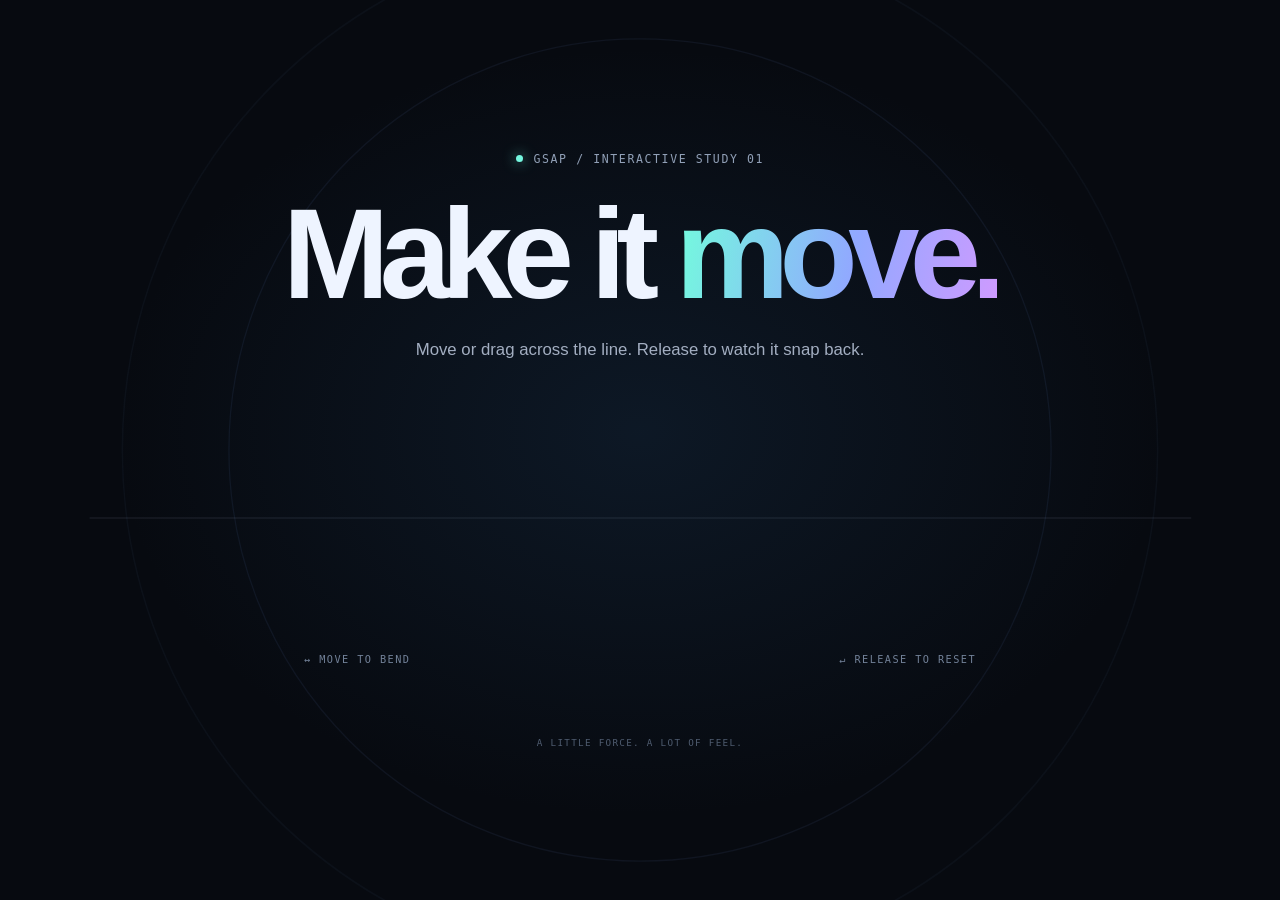
<file: GSAP-Advanced-01/index.html>
<!DOCTYPE html>
<html lang="en">
<head>
    <meta charset="UTF-8">
    <meta name="viewport" content="width=device-width, initial-scale=1.0">
    <meta name="theme-color" content="#070a10">
    <title>Elastic Line — GSAP Motion Study</title>
    <link rel="stylesheet" href="style.css">
</head>
<body>
    <main class="stage">
        <div class="stage-content">
            <p class="eyebrow"><span class="status-dot"></span> GSAP / INTERACTIVE STUDY 01</p>
            <h1>Make it <span>move.</span></h1>
            <p class="instruction">Move or drag across the line. Release to watch it snap back.</p>

            <div id="string">
                <svg viewBox="0 0 1000 240" preserveAspectRatio="none" role="img"
                    aria-label="Interactive elastic line. Move or drag to bend it.">
                    <defs>
                        <linearGradient id="line-gradient" x1="0%" y1="0%" x2="100%" y2="0%">
                            <stop offset="0%" stop-color="#75f7df" />
                            <stop offset="50%" stop-color="#91a9ff" />
                            <stop offset="100%" stop-color="#d09aff" />
                        </linearGradient>
                    </defs>
                    <path class="line-rail" d="M 0 120 Q 500 120 1000 120" />
                    <path class="line-glow interactive-line" d="M 0 120 Q 500 120 1000 120" />
                    <path class="line-main interactive-line" d="M 0 120 Q 500 120 1000 120" />
                </svg>
            </div>

            <div class="hints" aria-hidden="true">
                <span>↔ MOVE TO BEND</span>
                <span>↵ RELEASE TO RESET</span>
            </div>
            <p class="signature">A LITTLE FORCE. A LOT OF FEEL.</p>
        </div>
    </main>

    <script src="https://cdnjs.cloudflare.com/ajax/libs/gsap/3.15.1/gsap.min.js" integrity="sha512-VMHB/Dy1/3d+djJPdMhxbplbZgbfPNHy+yWCxB1MSrwUEcNE+gnviL/DwlGsh9wwobnRTiQc6ChK2ZoJamshXA==" crossorigin="anonymous" referrerpolicy="no-referrer"></script>
    <script src="script.js"></script>
</body>
</html>
</file>
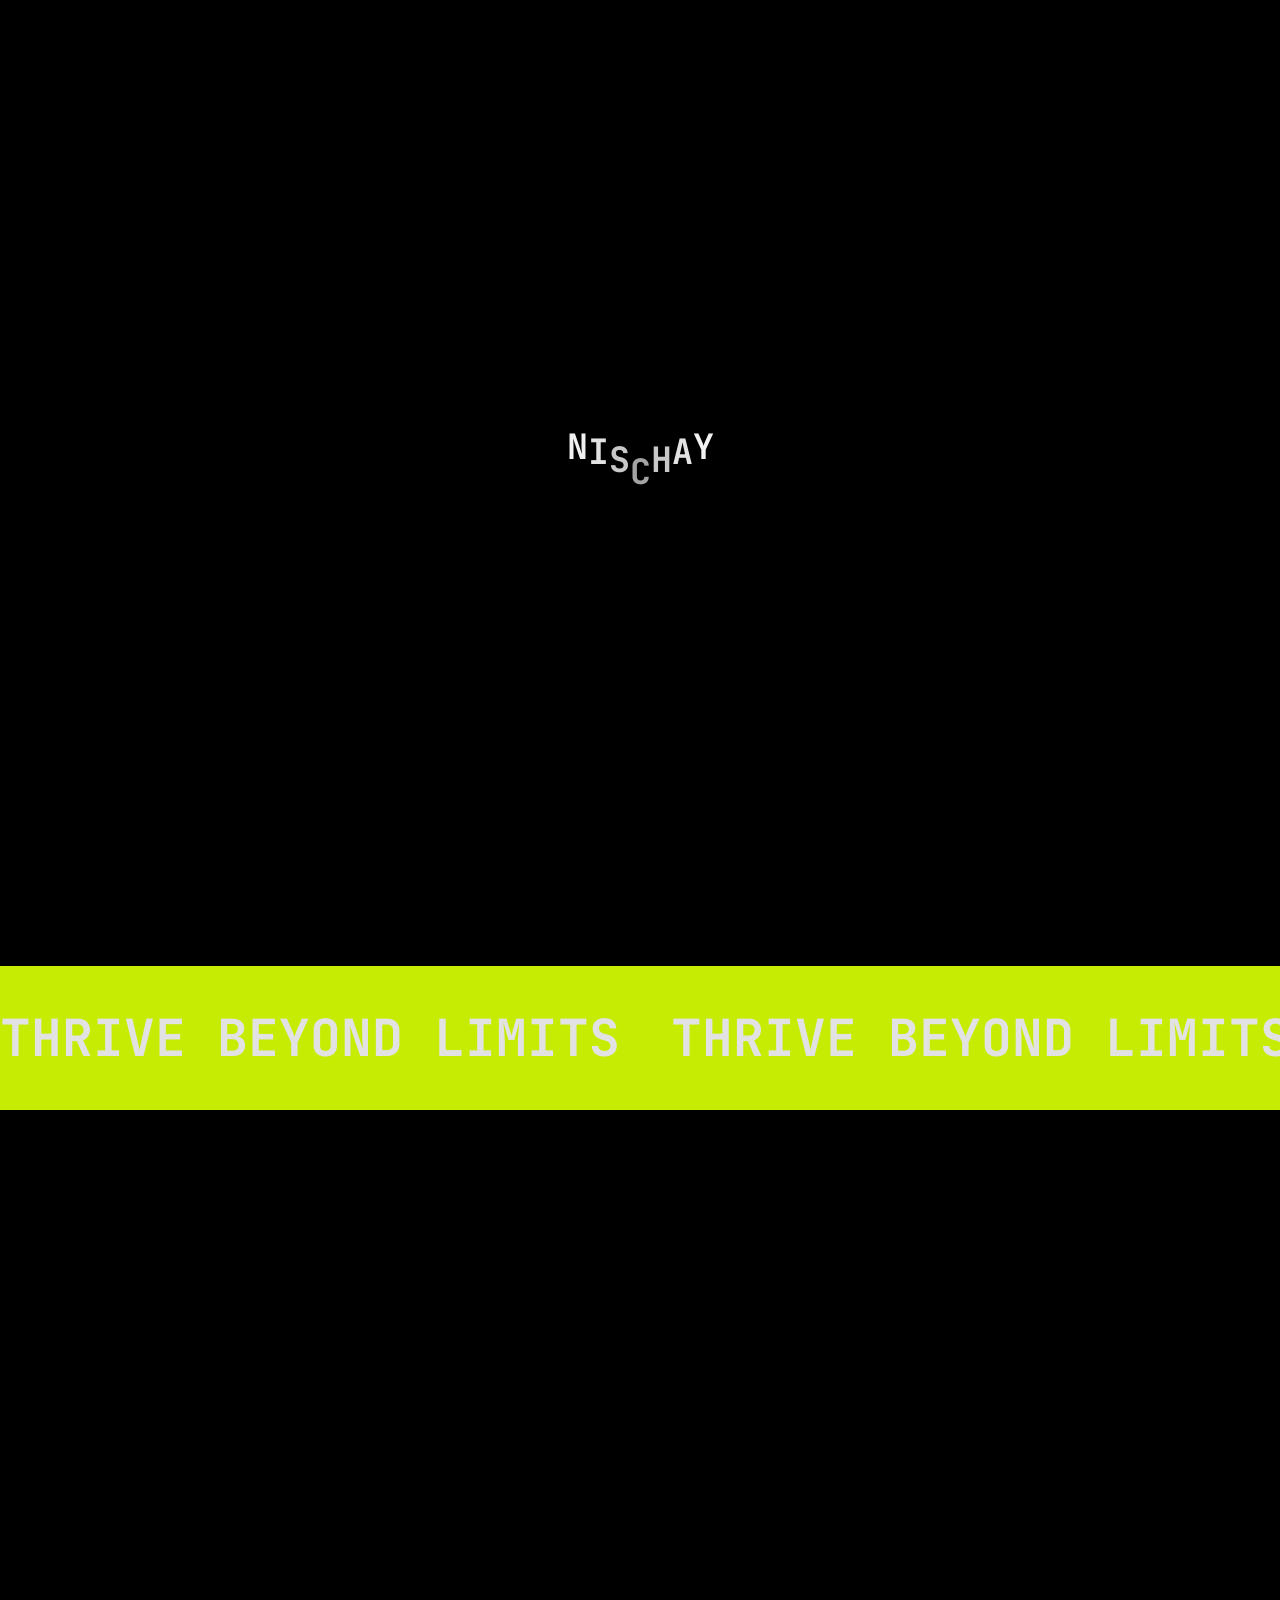
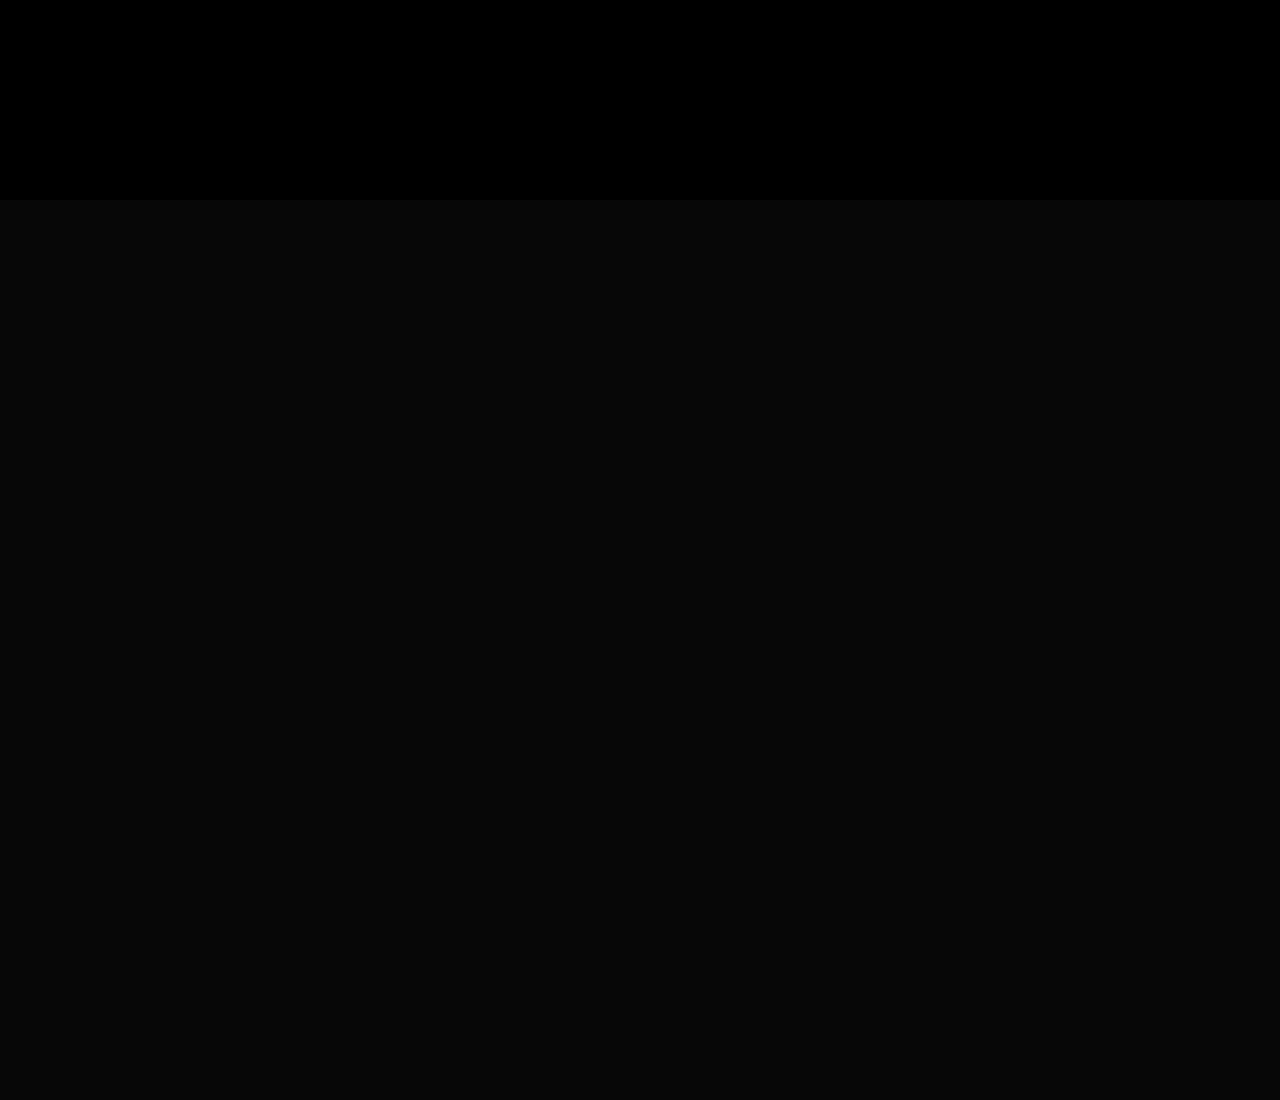
<file: GSAP-Advanced-04/index.html>
<!DOCTYPE html>
<html lang="en">
<head>
    <meta charset="UTF-8">
    <meta name="viewport" content="width=device-width, initial-scale=1.0">
    <title>Document</title>
    <style>
        @import url('https://fonts.googleapis.com/css2?family=JetBrains+Mono:ital,wght@0,100..800;1,100..800&family=Shantell+Sans:ital,wght@0,300..800;1,300..800&display=swap');                         
    </style>
    <link rel="stylesheet" href="style.css">
</head>
<body>
    <div id="page1">
        <h1>NISCHAY</h1>
    </div>
    <div id="page2">
        <div id="move">                                                                                  
            <div class="marque">                                                                         
                <h1>THRIVE BEYOND LIMITS</h1>                                                            
                <!-- <img src="www.brandium.nl/wp-content/uploads/2023/07/arrows-br.svg" alt="img_1"> -->
            </div>                                                                                       
        </div>                                                                                           
    </div>
    <div id="page3"></div>

    <script src="https://cdnjs.cloudflare.com/ajax/libs/gsap/3.15.1/gsap.min.js" integrity="sha512-VMHB/Dy1/3d+djJPdMhxbplbZgbfPNHy+yWCxB1MSrwUEcNE+gnviL/DwlGsh9wwobnRTiQc6ChK2ZoJamshXA==" crossorigin="anonymous" referrerpolicy="no-referrer"></script>
    <script src="script.js"></script>
</body>
</html>
</file>
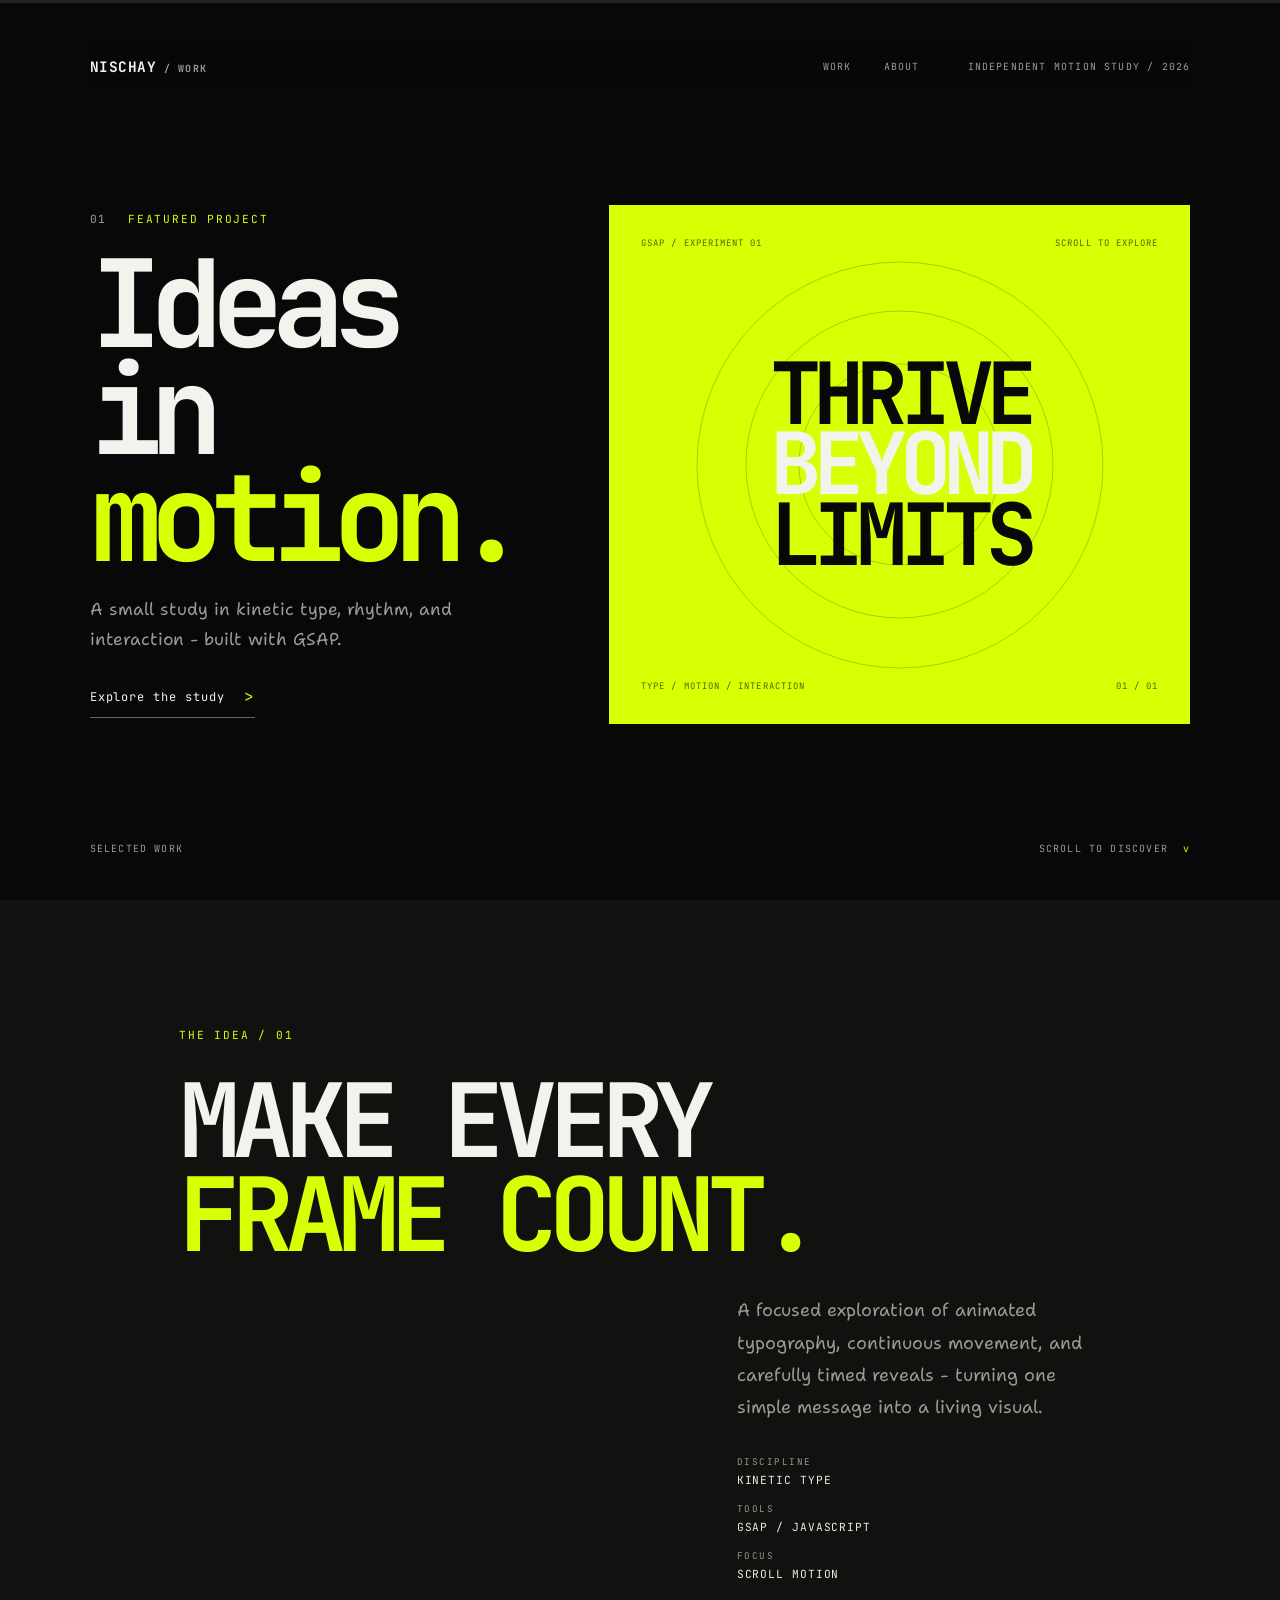
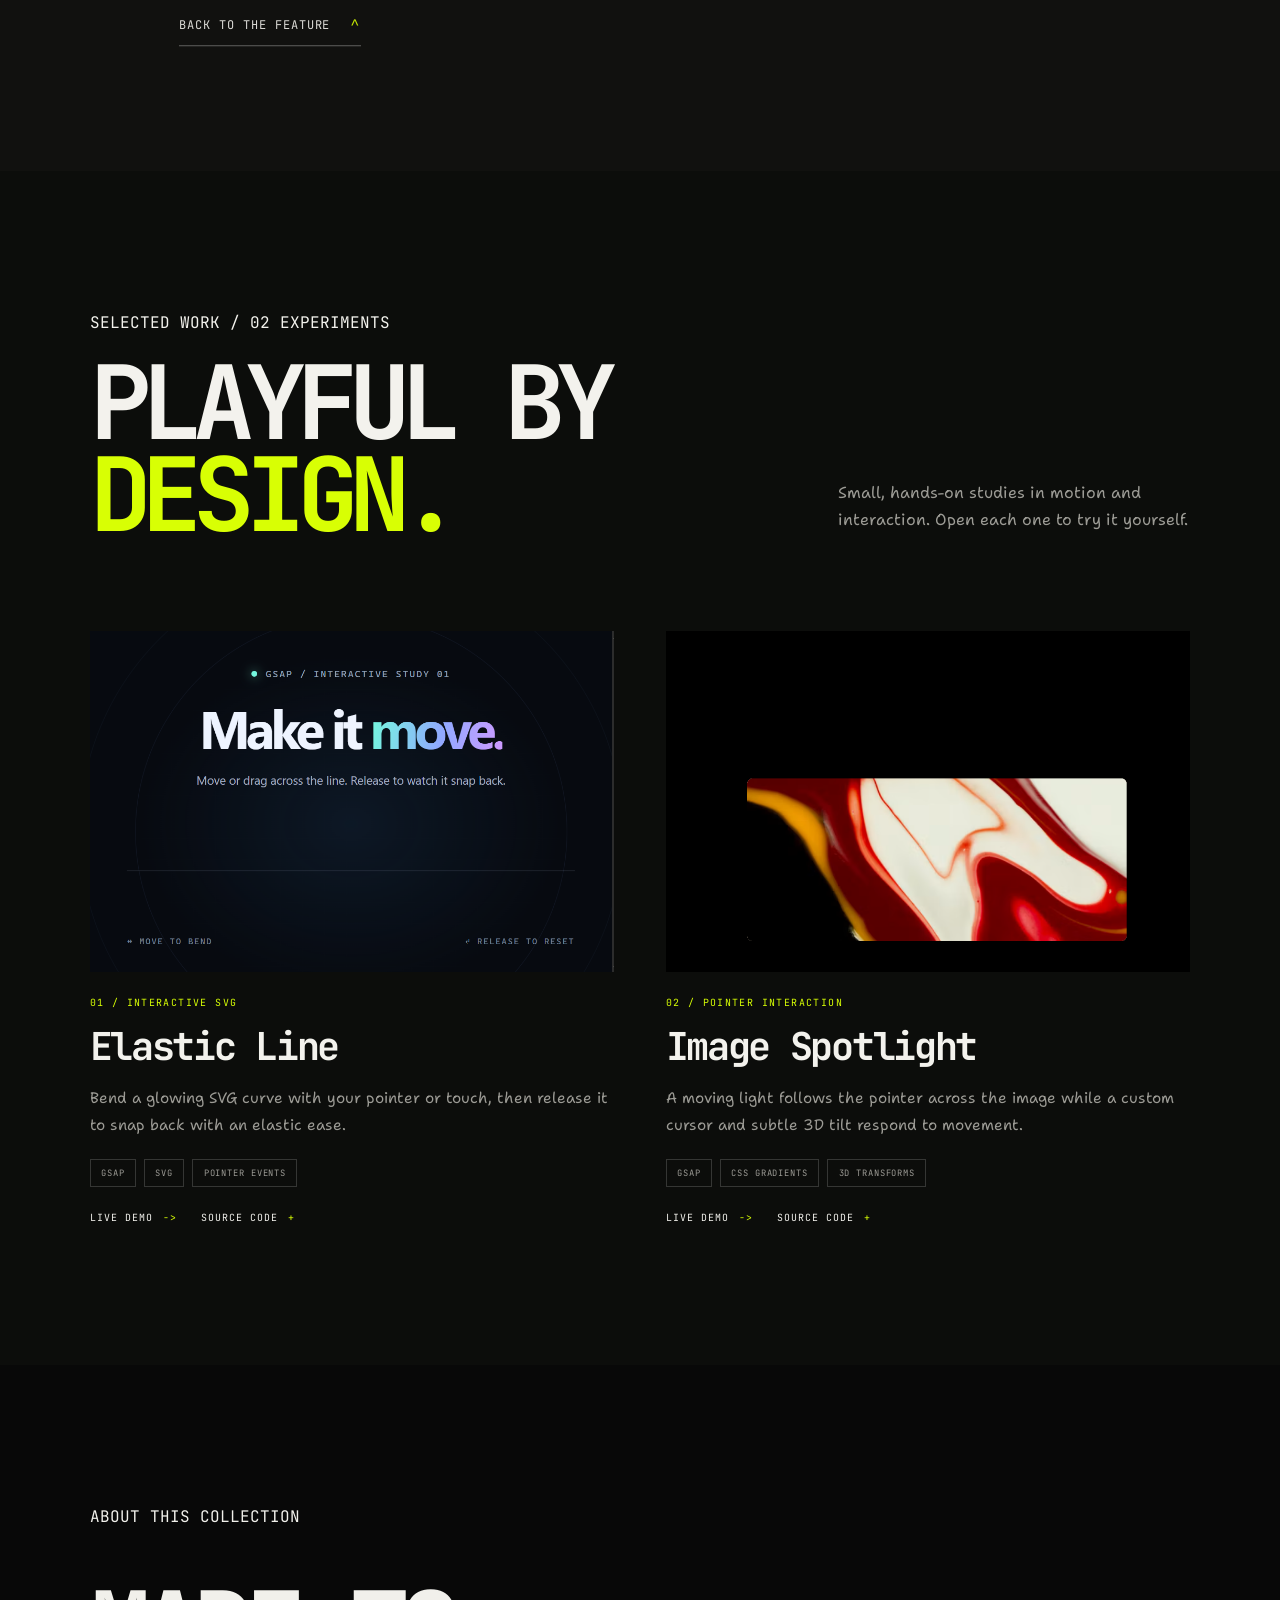
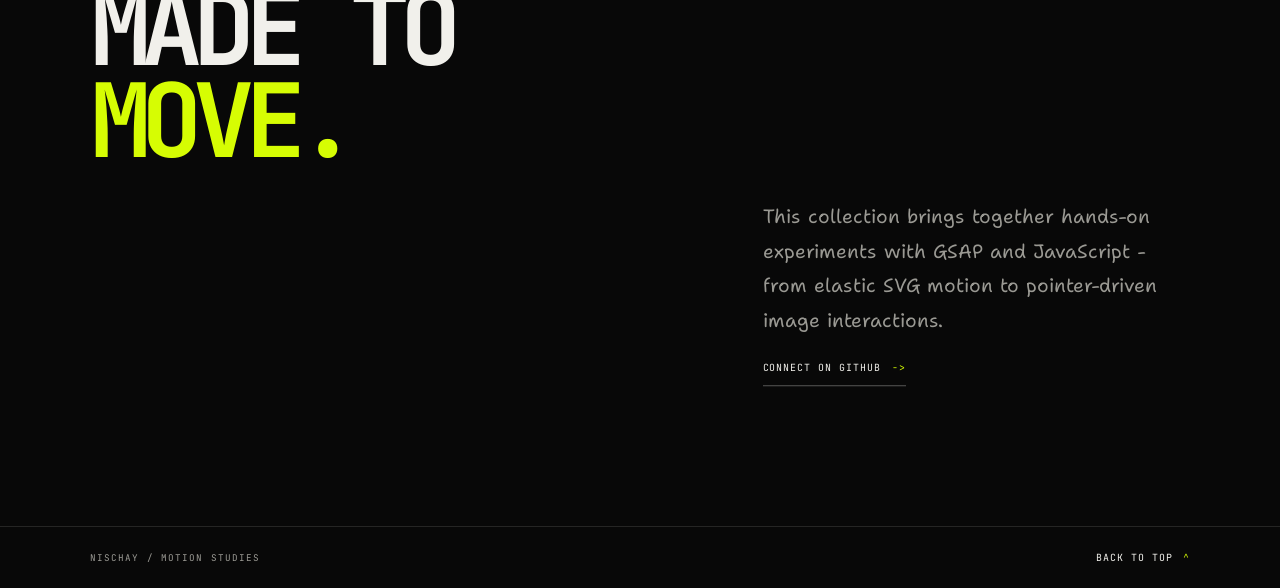
<file: GSAP-Project-02/index.html>
<!DOCTYPE html>
<html lang="en">
<head>
    <meta charset="UTF-8">
    <meta name="viewport" content="width=device-width, initial-scale=1.0">
    <meta name="description" content="Interactive GSAP experiments in kinetic typography, SVG motion, and pointer-driven image interactions.">
    <title>Nischay | Motion and Interaction</title>
    <style>
        @import url('https://fonts.googleapis.com/css2?family=JetBrains+Mono:ital,wght@0,100..800;1,100..800&family=Shantell+Sans:ital,wght@0,300..800;1,300..800&display=swap');
    </style>
    <link rel="stylesheet" href="style.css">
</head>
<body>
    <div id="scroll-progress" role="progressbar" aria-label="Page scroll progress" aria-valuemin="0" aria-valuemax="100" aria-valuenow="0">
        <span></span>
    </div>
    <main>
        <section class="feature" aria-labelledby="feature-title">
            <header class="topbar">
                <a class="wordmark" href="#top">NISCHAY<span> / WORK</span></a>
                <nav class="site-nav" aria-label="Main navigation">
                    <a href="#selected-work">WORK</a>
                    <a href="#about">ABOUT</a>
                    <span>INDEPENDENT MOTION STUDY / 2026</span>
                </nav>
            </header>

            <div class="feature-grid" id="top">
                <div class="project-copy">
                    <p class="eyebrow"><span>01</span> FEATURED PROJECT</p>
                    <h1 id="feature-title">Ideas<br>in <em>motion.</em></h1>
                    <p class="project-description">A small study in kinetic type, rhythm, and interaction - built with GSAP.</p>
                    <a class="project-link" href="#project-details">
                        Explore the study
                        <span aria-hidden="true">&gt;</span>
                    </a>
                </div>

                <a class="project-art" href="#project-details" aria-label="Explore the kinetic typography study">
                    <div class="art-topline">
                        <span>GSAP / EXPERIMENT 01</span>
                        <span>SCROLL TO EXPLORE</span>
                    </div>
                    <div class="art-orbit" aria-hidden="true"></div>
                    <h2 class="art-title">
                        <span>THRIVE</span>
                        <span>BEYOND</span>
                        <span>LIMITS</span>
                    </h2>
                    <div class="art-bottomline">
                        <span>TYPE / MOTION / INTERACTION</span>
                        <span>01 / 01</span>
                    </div>
                </a>
            </div>

            <div class="feature-footer">
                <span>SELECTED WORK</span>
                <span>SCROLL TO DISCOVER <span class="footer-arrow" aria-hidden="true">v</span></span>
            </div>
        </section>

        <section class="project-details" id="project-details" aria-labelledby="details-title">
            <p class="eyebrow">THE IDEA / 01</p>
            <h2 id="details-title">MAKE EVERY<br><span>FRAME COUNT.</span></h2>
            <p class="details-copy">A focused exploration of animated typography, continuous movement, and carefully timed reveals - turning one simple message into a living visual.</p>
            <div class="project-facts">
                <p><span>DISCIPLINE</span>KINETIC TYPE</p>
                <p><span>TOOLS</span>GSAP / JAVASCRIPT</p>
                <p><span>FOCUS</span>SCROLL MOTION</p>
            </div>
            <a class="back-link" href="#top">BACK TO THE FEATURE <span aria-hidden="true">^</span></a>
        </section>

        <section class="selected-work" id="selected-work" aria-labelledby="work-title">
            <header class="section-heading">
                <div>
                    <p class="eyebrow">SELECTED WORK / 02 EXPERIMENTS</p>
                    <h2 id="work-title">PLAYFUL BY<br><span>DESIGN.</span></h2>
                </div>
                <p class="section-intro">Small, hands-on studies in motion and interaction. Open each one to try it yourself.</p>
            </header>

            <div class="project-grid">
                <article class="project-card">
                    <a class="project-preview" href="../GSAP-Advanced-01/index.html" aria-label="Open the Elastic Line live demo">
                        <img src="assets/elastic-line.png" alt="Elastic Line interactive SVG study" loading="lazy">
                        <span class="preview-cta">TRY IT LIVE <span aria-hidden="true">-&gt;</span></span>
                    </a>
                    <p class="project-label">01 / INTERACTIVE SVG</p>
                    <h3>Elastic Line</h3>
                    <p class="card-description">Bend a glowing SVG curve with your pointer or touch, then release it to snap back with an elastic ease.</p>
                    <ul class="tech-list" aria-label="Technologies used">
                        <li>GSAP</li>
                        <li>SVG</li>
                        <li>POINTER EVENTS</li>
                    </ul>
                    <div class="project-actions">
                        <a href="../GSAP-Advanced-01/index.html">LIVE DEMO <span aria-hidden="true">-&gt;</span></a>
                        <a href="https://github.com/Nischay-K/GSAP--Learn/tree/main/GSAP-Advanced-01" target="_blank" rel="noopener noreferrer">SOURCE CODE <span aria-hidden="true">+</span></a>
                    </div>
                </article>

                <article class="project-card">
                    <a class="project-preview" href="../GSAP-Advanced-02/index.html" aria-label="Open the Image Spotlight live demo">
                        <img src="assets/image-spotlight.png" alt="Image Spotlight pointer-following light effect" loading="lazy">
                        <span class="preview-cta">TRY IT LIVE <span aria-hidden="true">-&gt;</span></span>
                    </a>
                    <p class="project-label">02 / POINTER INTERACTION</p>
                    <h3>Image Spotlight</h3>
                    <p class="card-description">A moving light follows the pointer across the image while a custom cursor and subtle 3D tilt respond to movement.</p>
                    <ul class="tech-list" aria-label="Technologies used">
                        <li>GSAP</li>
                        <li>CSS GRADIENTS</li>
                        <li>3D TRANSFORMS</li>
                    </ul>
                    <div class="project-actions">
                        <a href="../GSAP-Advanced-02/index.html">LIVE DEMO <span aria-hidden="true">-&gt;</span></a>
                        <a href="https://github.com/Nischay-K/GSAP--Learn/tree/main/GSAP-Advanced-02" target="_blank" rel="noopener noreferrer">SOURCE CODE <span aria-hidden="true">+</span></a>
                    </div>
                </article>
            </div>
        </section>

        <section class="about" id="about" aria-labelledby="about-title">
            <p class="eyebrow">ABOUT THIS COLLECTION</p>
            <h2 id="about-title">MADE TO<br><span>MOVE.</span></h2>
            <div class="about-copy">
                <p>This collection brings together hands-on experiments with GSAP and JavaScript - from elastic SVG motion to pointer-driven image interactions.</p>
                <a class="contact-link" href="https://github.com/Nischay-K" target="_blank" rel="noopener noreferrer">
                    CONNECT ON GITHUB <span aria-hidden="true">-&gt;</span>
                </a>
            </div>
        </section>
    </main>

    <footer class="site-footer">
        <span>NISCHAY / MOTION STUDIES</span>
        <a href="#top">BACK TO TOP <span aria-hidden="true">^</span></a>
    </footer>

    <script src="https://cdnjs.cloudflare.com/ajax/libs/gsap/3.15.1/gsap.min.js" integrity="sha512-VMHB/Dy1/3d+djJPdMhxbplbZgbfPNHy+yWCxB1MSrwUEcNE+gnviL/DwlGsh9wwobnRTiQc6ChK2ZoJamshXA==" crossorigin="anonymous" referrerpolicy="no-referrer"></script>
    <script src="script.js"></script>
</body>
</html>
</file>
<file: GSAP-Advanced-01/style.css>
:root {
    color-scheme: dark;
    font-family: "Segoe UI", "Helvetica Neue", Arial, sans-serif;
    background: #070a10;
    color: #eef4ff;
    font-synthesis: none;
    text-rendering: optimizeLegibility;
    -webkit-font-smoothing: antialiased;
    -moz-osx-font-smoothing: grayscale;
}

* {
    box-sizing: border-box;
}

html,
body {
    width: 100%;
    min-height: 100%;
    margin: 0;
}

body {
    min-height: 100vh;
    min-height: 100svh;
    overflow-x: hidden;
}

.stage {
    position: relative;
    isolation: isolate;
    display: grid;
    min-height: 100vh;
    min-height: 100svh;
    place-items: center;
    overflow: hidden;
    padding: clamp(2rem, 7vw, 6rem);
    background:
        radial-gradient(ellipse at 50% 48%, rgba(35, 75, 115, 0.22), transparent 58%),
        #070a10;
}

.stage::before,
.stage::after {
    position: absolute;
    z-index: -1;
    width: min(60vw, 38rem);
    aspect-ratio: 1;
    border: 1px solid rgba(133, 171, 255, 0.07);
    border-radius: 50%;
    content: "";
    pointer-events: none;
}

.stage::before {
    transform: scale(1.35);
}

.stage::after {
    transform: scale(1.7);
    opacity: 0.55;
}

.stage-content {
    width: min(100%, 74rem);
    text-align: center;
}

.eyebrow,
.hints,
.signature {
    font-family: "Cascadia Code", Consolas, monospace;
    letter-spacing: 0.14em;
    text-transform: uppercase;
}

.eyebrow {
    display: flex;
    align-items: center;
    justify-content: center;
    gap: 0.65rem;
    margin: 0 0 1.7rem;
    color: #91a0b7;
    font-size: 0.72rem;
}

.status-dot {
    width: 0.45rem;
    height: 0.45rem;
    border-radius: 50%;
    background: #75f7df;
    box-shadow: 0 0 0.8rem rgba(117, 247, 223, 0.75);
}

h1 {
    margin: 0;
    font-size: clamp(3.2rem, 10vw, 8rem);
    font-weight: 650;
    letter-spacing: -0.075em;
    line-height: 0.95;
}

h1 span {
    color: #a0f1ff;
    background: linear-gradient(100deg, #75f7df 5%, #91a9ff 55%, #d09aff 100%);
    background-clip: text;
    -webkit-background-clip: text;
    -webkit-text-fill-color: transparent;
}

.instruction {
    margin: 1.4rem 0 0;
    color: #a3aec1;
    font-size: clamp(0.9rem, 2vw, 1.05rem);
    line-height: 1.6;
}

#string {
    width: 100%;
    height: clamp(10rem, 30vh, 17rem);
    margin: 1.2rem auto 0;
    cursor: crosshair;
    touch-action: none;
}

#string svg {
    display: block;
    width: 100%;
    height: 100%;
    overflow: visible;
}

.line-rail,
.line-glow,
.line-main {
    fill: none;
    stroke-linecap: round;
    vector-effect: non-scaling-stroke;
}

.line-rail {
    stroke: rgba(195, 211, 240, 0.12);
    stroke-width: 1;
}

.line-glow {
    stroke: url("#line-gradient");
    stroke-width: 14;
    opacity: 0.24;
    filter: blur(7px);
}

.line-main {
    stroke: url("#line-gradient");
    stroke-width: 2.5;
    filter: drop-shadow(0 0 0.5rem rgba(117, 247, 223, 0.5));
}

.hints {
    display: flex;
    justify-content: space-between;
    gap: 1rem;
    max-width: 42rem;
    margin: 0 auto;
    color: #728198;
    font-size: 0.64rem;
}

.signature {
    margin: clamp(3rem, 8vh, 5rem) 0 0;
    color: #4f5c70;
    font-size: 0.58rem;
}

@media (max-width: 520px) {
    .stage {
        padding: 2rem 1.25rem;
    }

    .eyebrow {
        font-size: 0.62rem;
    }

    .hints {
        font-size: 0.54rem;
        letter-spacing: 0.08em;
    }
}

@media (prefers-reduced-motion: reduce) {
    *,
    *::before,
    *::after {
        scroll-behavior: auto !important;
    }
}
</file>
<file: GSAP-Advanced-04/style.css>
* {                                          
    margin: 0;                               
    padding: 0;                              
    box-sizing: border-box;                  
    font-family: "JetBrains Mono", monospace;
    color: whitesmoke;
}                                            
                                                                                         
html , body {                                
    height: 100%;                            
    width: 100%;                             
    background-color: #000;                  
}                                            

body {                      
    background-color: #000; 
} 

#page1 , #page2 , #page3 {
    height: 100vh;        
    width: 100%;
    padding: 5vw 0;          
}                         

#page1 {
    display: flex;
    align-items: center;
    justify-content: center;
    position: relative;
}


#page1 h1 .a , .b {                                                             
    font-size: 35px;                                                     
    font-weight: 700;                                                    
    overflow: hidden;                                                    
}                                                                        
                                                                                                                                                
#page1 h1 span {                                                                
    /* Keep in mind that this is necessary for the text animation part */
    display: inline-block;                                               
}    

#move {
    background-color: #D8FF04;
    display: flex;
    padding: 3vw 0;
    overflow-x: hidden;
}

.marque h1 {
    font-size: 4vw;
    font-family: "JetBrains Mono", monospace;
    padding-right: 4vw;
    white-space: nowrap;
}

.marque {
    flex-shrink: 0;
    display: flex;
    align-items: center;
    width: max-content;
}

#scroll-progress {
    position: fixed;
    inset: 0 0 auto;
    height: 4px;
    z-index: 20;
    background: rgba(255, 255, 255, 0.12);
}

#scroll-progress span {
    display: block;
    width: 100%;
    height: 100%;
    background: #D8FF04;
    transform: scaleX(0);
    transform-origin: left center;
}

.scroll-cue {
    position: absolute;
    bottom: 8vh;
    left: 50%;
    display: flex;
    flex-direction: column;
    align-items: center;
    gap: 0.8rem;
    color: rgba(255, 255, 255, 0.7);
    font-size: 0.65rem;
    letter-spacing: 0.16em;
    text-decoration: none;
    transform: translateX(-50%);
}

.scroll-cue__arrow {
    width: 10px;
    height: 10px;
    border-right: 1px solid #D8FF04;
    border-bottom: 1px solid #D8FF04;
    animation: scroll-cue-bounce 1.4s ease-in-out infinite;
}

@keyframes scroll-cue-bounce {
    0%, 100% { transform: translateY(0) rotate(45deg); }
    50% { transform: translateY(5px) rotate(45deg); }
}

#page3 {
    display: grid;
    place-items: center;
    overflow: hidden;
    background: #090909;
    text-align: center;
}

.finale-kicker {
    margin-bottom: 1.5rem;
    color: #D8FF04;
    font-size: 0.75rem;
    letter-spacing: 0.2em;
}

.finale-content h2 {
    font-size: clamp(2rem, 8vw, 8rem);
    line-height: 0.95;
}

.final-line-clip {
    display: block;
    overflow: hidden;
    padding: 0.08em 0;
}

.final-line {
    display: block;
}

#cursor-glow {
    position: fixed;
    top: 0;
    left: 0;
    z-index: 30;
    width: 28px;
    height: 28px;
    border: 1px solid rgba(216, 255, 4, 0.75);
    border-radius: 50%;
    background: rgba(216, 255, 4, 0.12);
    opacity: 0;
    pointer-events: none;
}

@media (hover: hover) and (pointer: fine) {
    #cursor-glow {
        display: block;
    }

    #cursor-glow.is-visible {
        opacity: 0.6;
    }
}

@media (prefers-reduced-motion: reduce) {
    .scroll-cue__arrow {
        animation: none;
    }

    #cursor-glow {
        display: none;
    }
}
</file>
<file: GSAP-Project-02/style.css>
:root {
    color-scheme: dark;
    --ink: #080808;
    --paper: #f3f2ed;
    --muted: #9c9b95;
    --acid: #d8ff04;
}

* {
    margin: 0;
    padding: 0;
    box-sizing: border-box;
    font-family: "JetBrains Mono", monospace;
}

html {
    scroll-behavior: smooth;
}

body {
    min-width: 320px;
    background: var(--ink);
    color: var(--paper);
}

#scroll-progress {
    position: fixed;
    inset: 0 0 auto;
    z-index: 30;
    height: 3px;
    background: rgba(243, 242, 237, 0.12);
}

#scroll-progress span {
    display: block;
    width: 100%;
    height: 100%;
    background: var(--acid);
    transform: scaleX(0);
    transform-origin: left center;
}

a {
    color: inherit;
    text-decoration: none;
}

a:focus-visible {
    outline: 2px solid var(--acid);
    outline-offset: 6px;
}

.feature {
    min-height: 100vh;
    min-height: 100svh;
    display: flex;
    flex-direction: column;
    justify-content: space-between;
    padding: clamp(1.25rem, 3.5vw, 3.5rem) clamp(1.25rem, 7vw, 7rem);
}

.topbar,
.feature-footer,
.art-topline,
.art-bottomline {
    display: flex;
    align-items: center;
    justify-content: space-between;
    gap: 1.5rem;
}

.topbar {
    position: sticky;
    top: 0;
    z-index: 10;
    padding: 0.75rem 0;
    background: rgba(8, 8, 8, 0.86);
    backdrop-filter: blur(12px);
}

.wordmark {
    font-size: 0.9rem;
    font-weight: 700;
    letter-spacing: 0.04em;
}

.wordmark span,
.feature-footer,
.art-topline,
.art-bottomline {
    color: var(--muted);
    font-size: 0.62rem;
    letter-spacing: 0.12em;
}

.site-nav {
    display: flex;
    align-items: center;
    gap: clamp(1rem, 2.5vw, 2.5rem);
    color: var(--muted);
    font-size: 0.62rem;
    letter-spacing: 0.12em;
}

.site-nav a {
    transition: color 180ms ease;
}

.site-nav a:hover {
    color: var(--acid);
}

.site-nav span {
    margin-left: 1rem;
}

.feature-grid {
    width: min(100%, 1440px);
    margin: 5rem auto;
    display: grid;
    grid-template-columns: minmax(0, 0.85fr) minmax(0, 1.15fr);
    align-items: center;
    gap: clamp(2.5rem, 7vw, 8rem);
}

.project-copy .eyebrow,
.project-details .eyebrow {
    color: var(--acid);
    font-size: 0.7rem;
    letter-spacing: 0.16em;
}

.project-copy .eyebrow span {
    margin-right: 0.75rem;
    color: var(--muted);
}

.project-copy h1 {
    margin: 1.5rem 0;
    font-size: clamp(4.5rem, 9.5vw, 9rem);
    line-height: 0.88;
    letter-spacing: -0.1em;
}

.project-copy h1 em {
    color: var(--acid);
    font-style: normal;
}

.project-description {
    max-width: 28rem;
    color: var(--muted);
    font-family: "Shantell Sans", sans-serif;
    font-size: clamp(1rem, 1.35vw, 1.2rem);
    line-height: 1.7;
}

.project-link,
.back-link {
    width: fit-content;
    margin-top: 2rem;
    padding-bottom: 0.6rem;
    display: inline-flex;
    align-items: center;
    gap: 1.2rem;
    border-bottom: 1px solid rgba(243, 242, 237, 0.4);
    font-size: 0.75rem;
    letter-spacing: 0.08em;
    transition: color 180ms ease, border-color 180ms ease, gap 180ms ease;
}

.project-link:hover,
.back-link:hover {
    gap: 1.7rem;
    border-color: var(--acid);
    color: var(--acid);
}

.project-link span,
.back-link span {
    color: var(--acid);
    font-size: 1rem;
}

.project-art {
    position: relative;
    min-width: 0;
    aspect-ratio: 1.12 / 1;
    padding: clamp(1rem, 2.5vw, 2.5rem);
    display: flex;
    flex-direction: column;
    justify-content: space-between;
    overflow: hidden;
    background: var(--acid);
    color: var(--ink);
    isolation: isolate;
    transform-style: preserve-3d;
    will-change: transform;
}

.art-topline,
.art-bottomline {
    position: relative;
    z-index: 1;
    color: rgba(8, 8, 8, 0.62);
    font-size: clamp(0.5rem, 0.7vw, 0.65rem);
}

.art-orbit {
    position: absolute;
    z-index: -1;
    top: 50%;
    left: 50%;
    width: 70%;
    aspect-ratio: 1;
    border: 1px solid rgba(8, 8, 8, 0.2);
    border-radius: 50%;
    transform: translate(-50%, -50%);
}

.art-orbit::before,
.art-orbit::after {
    position: absolute;
    content: "";
    border: 1px solid rgba(8, 8, 8, 0.2);
    border-radius: 50%;
}

.art-orbit::before {
    inset: 12%;
}

.art-orbit::after {
    inset: 25%;
}

.art-title {
    position: relative;
    z-index: 1;
    display: flex;
    flex-direction: column;
    align-items: center;
    font-size: clamp(2.6rem, 6.7vw, 7rem);
    line-height: 0.82;
    letter-spacing: -0.09em;
}

.art-title span:nth-child(2) {
    color: var(--paper);
    mix-blend-mode: difference;
}

.feature-footer {
    width: min(100%, 1440px);
    margin: 0 auto;
}

.footer-arrow {
    margin-left: 0.5rem;
    color: var(--acid);
}

.project-details {
    min-height: 85vh;
    padding: clamp(4rem, 10vw, 10rem) clamp(1.25rem, 14vw, 14rem);
    display: grid;
    grid-template-columns: minmax(0, 1fr) minmax(16rem, 0.8fr);
    align-content: center;
    align-items: center;
    gap: 2rem 8vw;
    background: #11110f;
}

.project-details .eyebrow,
.project-details h2,
.back-link {
    grid-column: 1 / -1;
}

.project-details h2 {
    font-size: clamp(3rem, 8vw, 7.5rem);
    line-height: 0.92;
    letter-spacing: -0.08em;
}

.project-details h2 span {
    color: var(--acid);
}

.details-copy {
    max-width: 32rem;
    grid-column: 2;
    grid-row: 3;
    color: var(--muted);
    font-family: "Shantell Sans", sans-serif;
    font-size: clamp(1rem, 1.4vw, 1.25rem);
    line-height: 1.8;
}

.project-facts {
    grid-column: 2;
    grid-row: 4;
    display: grid;
    gap: 1rem;
}

.project-facts p {
    display: flex;
    flex-direction: column;
    gap: 0.3rem;
    font-size: 0.7rem;
    letter-spacing: 0.08em;
}

.project-facts span {
    color: var(--muted);
    font-size: 0.58rem;
    letter-spacing: 0.16em;
}

.back-link {
    margin-top: 0;
    grid-row: 5;
    justify-self: start;
}

.selected-work {
    padding: clamp(5rem, 11vw, 11rem) clamp(1.25rem, 7vw, 7rem);
    background: #0c0d0b;
}

.section-heading,
.project-grid,
.about,
.site-footer {
    width: min(100%, 1440px);
    margin-inline: auto;
}

.section-heading {
    display: flex;
    align-items: end;
    justify-content: space-between;
    gap: 3rem;
}

.section-heading h2,
.about h2 {
    margin-top: 1.5rem;
    font-size: clamp(3.2rem, 8vw, 7.5rem);
    line-height: 0.9;
    letter-spacing: -0.09em;
}

.section-heading h2 span,
.about h2 span {
    color: var(--acid);
}

.section-intro {
    max-width: 22rem;
    padding-bottom: 0.5rem;
    color: var(--muted);
    font-family: "Shantell Sans", sans-serif;
    font-size: 1rem;
    line-height: 1.7;
}

.project-grid {
    margin-top: clamp(3rem, 7vw, 6rem);
    display: grid;
    grid-template-columns: repeat(2, minmax(0, 1fr));
    gap: clamp(1.5rem, 4vw, 4rem);
}

.project-preview {
    position: relative;
    display: block;
    aspect-ratio: 1.54 / 1;
    margin-bottom: 1.5rem;
    overflow: hidden;
    background: #111;
}

.project-preview img {
    display: block;
    width: 100%;
    height: 100%;
    object-fit: cover;
    transition: transform 650ms cubic-bezier(0.2, 0.7, 0.2, 1);
}

.project-preview:hover img,
.project-preview:focus-visible img {
    transform: scale(1.04);
}

.preview-cta {
    position: absolute;
    right: 1rem;
    bottom: 1rem;
    padding: 0.75rem 1rem;
    background: var(--acid);
    color: var(--ink);
    font-size: 0.62rem;
    letter-spacing: 0.1em;
    opacity: 0;
    transform: translateY(8px);
    transition: opacity 180ms ease, transform 180ms ease;
}

.project-preview:hover .preview-cta,
.project-preview:focus-visible .preview-cta {
    opacity: 1;
    transform: translateY(0);
}

.project-label {
    color: var(--acid);
    font-size: 0.62rem;
    letter-spacing: 0.14em;
}

.project-card h3 {
    margin-top: 0.75rem;
    font-size: clamp(1.6rem, 3vw, 2.5rem);
    letter-spacing: -0.06em;
}

.card-description {
    max-width: 38rem;
    margin-top: 0.85rem;
    color: var(--muted);
    font-family: "Shantell Sans", sans-serif;
    font-size: 0.95rem;
    line-height: 1.75;
}

.tech-list {
    margin-top: 1.25rem;
    display: flex;
    flex-wrap: wrap;
    gap: 0.5rem;
    list-style: none;
}

.tech-list li {
    padding: 0.45rem 0.65rem;
    border: 1px solid rgba(243, 242, 237, 0.18);
    color: var(--muted);
    font-size: 0.55rem;
    letter-spacing: 0.1em;
}

.project-actions {
    margin-top: 1.5rem;
    display: flex;
    flex-wrap: wrap;
    gap: 1.5rem;
}

.project-actions a,
.contact-link,
.site-footer a {
    display: inline-flex;
    align-items: center;
    gap: 0.65rem;
    color: var(--paper);
    font-size: 0.62rem;
    letter-spacing: 0.1em;
    transition: color 180ms ease;
}

.project-actions a:hover,
.contact-link:hover,
.site-footer a:hover {
    color: var(--acid);
}

.project-actions span,
.contact-link span,
.site-footer a span {
    color: var(--acid);
}

.about {
    padding: clamp(5rem, 11vw, 11rem) clamp(1.25rem, 7vw, 7rem);
    display: grid;
    grid-template-columns: minmax(0, 1fr) minmax(17rem, 0.75fr);
    align-items: end;
    gap: 2rem 8vw;
}

.about .eyebrow,
.about h2 {
    grid-column: 1 / -1;
}

.about-copy {
    grid-column: 2;
    grid-row: 3;
}

.about-copy p {
    color: var(--muted);
    font-family: "Shantell Sans", sans-serif;
    font-size: clamp(1rem, 1.5vw, 1.2rem);
    line-height: 1.8;
}

.contact-link {
    margin-top: 1.5rem;
    padding-bottom: 0.65rem;
    border-bottom: 1px solid rgba(243, 242, 237, 0.35);
}

.site-footer {
    padding: 1.5rem clamp(1.25rem, 7vw, 7rem);
    display: flex;
    align-items: center;
    justify-content: space-between;
    gap: 1rem;
    border-top: 1px solid rgba(243, 242, 237, 0.12);
    color: var(--muted);
    font-size: 0.58rem;
    letter-spacing: 0.12em;
}

@media (max-width: 760px) {
    .feature {
        min-height: auto;
    }

    .site-nav {
        gap: 0.85rem;
        font-size: 0.58rem;
    }

    .site-nav span {
        display: none;
    }

    .feature-grid {
        margin: 4rem auto;
        grid-template-columns: 1fr;
        gap: 3rem;
    }

    .project-copy h1 {
        font-size: clamp(4.5rem, 18vw, 7rem);
    }

    .project-art {
        width: 100%;
    }

    .art-title {
        font-size: clamp(3rem, 14vw, 6rem);
    }

    .project-details {
        min-height: 100svh;
        grid-template-columns: 1fr;
        gap: 2rem;
    }

    .section-heading {
        align-items: start;
        flex-direction: column;
        gap: 1.5rem;
    }

    .project-grid {
        grid-template-columns: 1fr;
        gap: 3.5rem;
    }

    .about {
        grid-template-columns: 1fr;
        gap: 2rem;
    }

    .project-details .eyebrow,
    .project-details h2,
    .details-copy,
    .project-facts,
    .back-link {
        grid-column: 1;
        grid-row: auto;
    }

    .about .eyebrow,
    .about h2,
    .about-copy {
        grid-column: 1;
        grid-row: auto;
    }
}

@media (max-width: 420px) {
    .site-nav {
        gap: 0.6rem;
        font-size: 0.52rem;
    }

    .wordmark {
        font-size: 0.78rem;
    }

    .wordmark span {
        display: none;
    }
}

@media (prefers-reduced-motion: reduce) {
    html {
        scroll-behavior: auto;
    }

    *,
    *::before,
    *::after {
        transition-duration: 0.01ms !important;
    }
}
</file>
